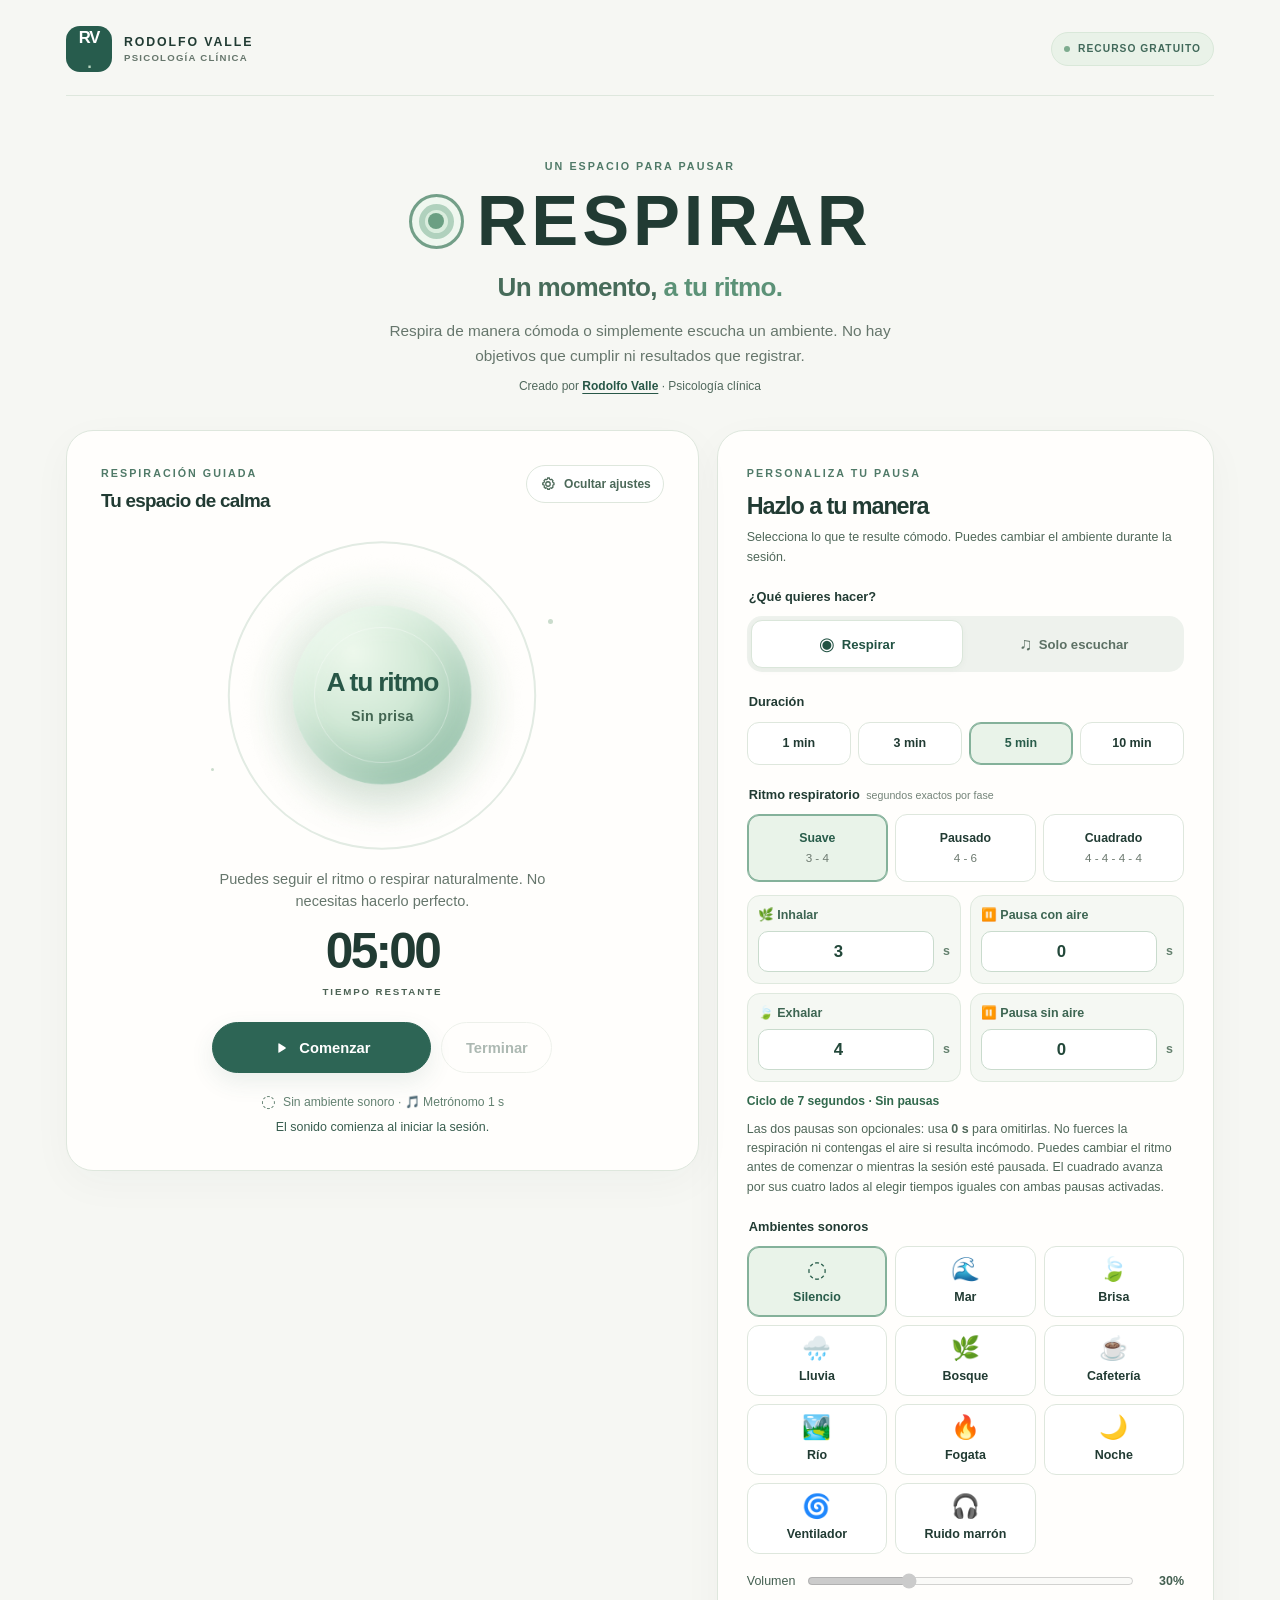
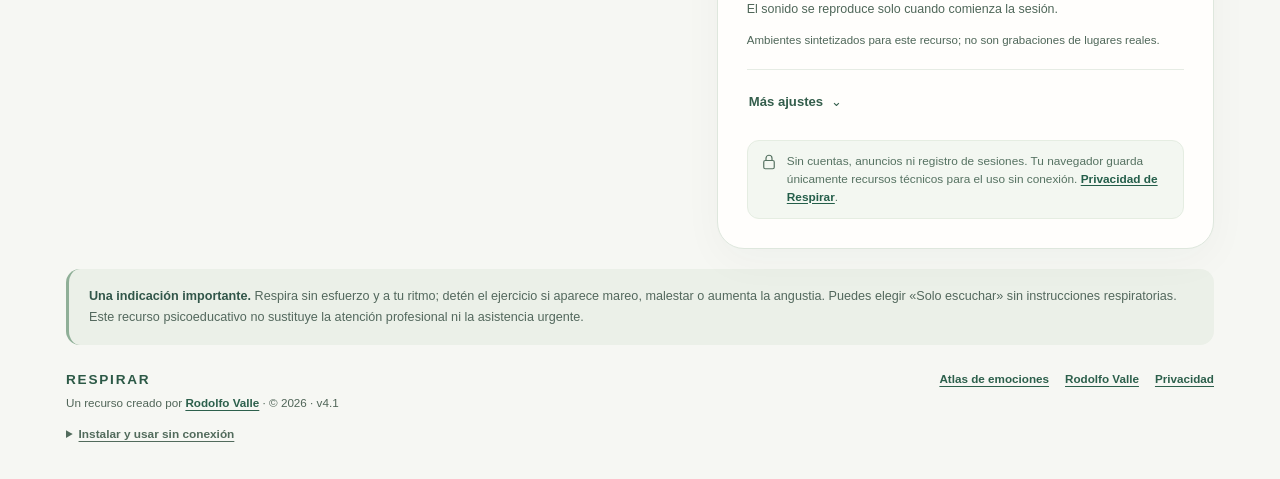
<file: index.html>
<!doctype html>
<html lang="es-CL">
<head>
  <meta charset="utf-8">
  <meta name="viewport" content="width=device-width, initial-scale=1, viewport-fit=cover">
  <meta name="theme-color" content="#f6f7f3">
  <meta name="apple-mobile-web-app-capable" content="yes">
  <meta name="apple-mobile-web-app-status-bar-style" content="default">
  <meta name="apple-mobile-web-app-title" content="Respirar">
  <meta name="description" content="Respiración guiada y ambientes sonoros para una pausa a tu ritmo. Diez ambientes sonoros y tiempos respiratorios personalizables. Gratis, sin registro y sin enviar tus respuestas. Un recurso de Rodolfo Valle.">
  <meta name="author" content="Rodolfo Valle">
  <meta name="robots" content="index,follow,max-image-preview:large">
  <meta property="og:type" content="website">
  <meta property="og:locale" content="es_CL">
  <meta property="og:site_name" content="Respirar · Rodolfo Valle">
  <meta property="og:title" content="Respirar · Una pausa a tu ritmo">
  <meta property="og:description" content="Respiración guiada o solo ambientes relajantes. Sin cuentas, sin anuncios y sin registro de respuestas.">
  <meta property="og:image" content="https://respirar.rodolfovalle.com/assets/social-card.png">
  <meta property="og:image:width" content="1200">
  <meta property="og:image:height" content="630">
  <meta property="og:image:alt" content="Respirar · Un momento, a tu ritmo · Creado por Rodolfo Valle">
  <link rel="canonical" href="https://respirar.rodolfovalle.com/">
  <link rel="icon" href="assets/favicon.svg" type="image/svg+xml">
  <link rel="apple-touch-icon" href="assets/icon-192.png">
  <link rel="manifest" href="manifest.webmanifest">
  <link rel="stylesheet" href="styles.css?v=4.1.0">
  <title>Respirar · Una pausa a tu ritmo | Rodolfo Valle</title>
  <script type="application/ld+json">
  {"@context":"https://schema.org","@type":"WebApplication","@id":"https://respirar.rodolfovalle.com/#app","name":"Respirar","description":"Recurso psicoeducativo de respiración guiada y ambientes sonoros, sin cuentas ni registro de respuestas.","url":"https://respirar.rodolfovalle.com/","inLanguage":"es-CL","applicationCategory":"HealthApplication","operatingSystem":"Web","isAccessibleForFree":true,"author":{"@type":"Person","@id":"https://rodolfovalle.com/#sobre-mi","name":"Rodolfo Valle","url":"https://rodolfovalle.com/"},"publisher":{"@type":"Person","name":"Rodolfo Valle","url":"https://rodolfovalle.com/"}}
  </script>
  <script src="app.js?v=4.1.0" defer></script>
</head>
<body>
  <div class="site" id="app" data-state="idle" data-mode="guided" data-immersive="false">
    <header class="sitebar">
      <a class="identity" href="https://rodolfovalle.com/" aria-label="Rodolfo Valle, sitio principal">
        <span class="monogram" aria-hidden="true">RV<span class="monogram-dot">.</span></span>
        <span class="identity-name"><strong>RODOLFO VALLE</strong><small>PSICOLOGÍA CLÍNICA</small></span>
      </a>
      <span class="site-label"><span class="site-label-dot" aria-hidden="true"></span> RECURSO GRATUITO</span>
    </header>

    <main>
      <div class="intro" id="intro">
        <div class="overline">UN ESPACIO PARA PAUSAR</div>
        <div class="product-wordmark"><span class="product-mark" aria-hidden="true"><span></span></span><h1>RESPIRAR</h1></div>
        <p class="product-motto">Un momento, <em>a tu ritmo.</em></p>
        <p class="product-description">Respira de manera cómoda o simplemente escucha un ambiente. No hay objetivos que cumplir ni resultados que registrar.</p>
        <p class="product-credit">Creado por <a href="https://rodolfovalle.com/#sobre-mi" rel="author">Rodolfo Valle</a> · Psicología clínica</p>
      </div>

      <div class="experience" id="experience">
        <section class="session" aria-labelledby="sessionHeading">
          <div class="session-head">
            <div>
              <div class="eyebrow" id="sessionMode">RESPIRACIÓN GUIADA</div>
              <h2 id="sessionHeading" class="session-title">Tu espacio de calma</h2>
            </div>
            <button type="button" class="text-button" id="settingsToggle" aria-controls="settings" aria-expanded="true">
              <svg aria-hidden="true" viewBox="0 0 24 24" width="18" height="18" fill="none" stroke="currentColor" stroke-width="1.7" stroke-linecap="round" stroke-linejoin="round"><circle cx="12" cy="12" r="3"/><path d="M19.4 15a1.7 1.7 0 0 0 .3 1.85l.05.05-1.8 1.8-.05-.05a1.7 1.7 0 0 0-1.85-.3 1.7 1.7 0 0 0-1.05 1.55V20h-2.5v-.1a1.7 1.7 0 0 0-1.05-1.55 1.7 1.7 0 0 0-1.85.3l-.05.05-1.8-1.8.05-.05A1.7 1.7 0 0 0 8 15a1.7 1.7 0 0 0-1.55-1.05H6v-2.5h.45A1.7 1.7 0 0 0 8 10.4a1.7 1.7 0 0 0-.3-1.85L7.65 8.5l1.8-1.8.05.05a1.7 1.7 0 0 0 1.85.3 1.7 1.7 0 0 0 1.05-1.55V5h2.5v.5a1.7 1.7 0 0 0 1.05 1.55 1.7 1.7 0 0 0 1.85-.3l.05-.05 1.8 1.8-.05.05a1.7 1.7 0 0 0-.3 1.85 1.7 1.7 0 0 0 1.55 1.05H21v2.5h-.1A1.7 1.7 0 0 0 19.4 15Z" transform="translate(-1 -1)"/></svg>
              <span id="settingsLabel">Ocultar ajustes</span>
            </button>
          </div>

          <div class="stage" id="stage" role="group" aria-label="Guía visual del ejercicio">
            <div class="stage-glow" aria-hidden="true"></div>
            <svg class="progress-svg" viewBox="0 0 340 340" aria-hidden="true" focusable="false">
              <circle class="progress-track" cx="170" cy="170" r="151"/>
              <circle class="progress-line" id="progressLine" cx="170" cy="170" r="151"/>
            </svg>
            <svg class="square-svg" viewBox="0 0 340 340" aria-hidden="true" focusable="false">
              <path class="square-track" d="M31 31 H309 V309 H31 Z"/>
              <path class="square-progress" id="squareProgress" d="M31 31 H309 V309 H31 Z"/>
              <circle class="square-dot" id="squareDot" cx="31" cy="31" r="8"/>
            </svg>
            <div class="breath-orb" id="orb" aria-hidden="true"><span class="orb-sheen"></span></div>
            <div class="stage-text" aria-hidden="true">
              <span class="phase" id="phase">A tu ritmo</span>
              <span class="phase-seconds" id="phaseSeconds">Sin prisa</span>
            </div>
            <div class="stage-ornament stage-ornament-1" aria-hidden="true"></div>
            <div class="stage-ornament stage-ornament-2" aria-hidden="true"></div>
          </div>

          <div class="square-guide" id="squareGuide" aria-label="Fases del recorrido cuadrado">
            <span data-square-phase="inhale">🌿 Inhalar</span>
            <span data-square-phase="holdIn">⏸️ Pausa</span>
            <span data-square-phase="exhale">🍃 Exhalar</span>
            <span data-square-phase="holdOut">⏸️ Pausa</span>
          </div>
          <div class="stage-info">
            <p class="guidance" id="guidance">Puedes seguir el ritmo o respirar naturalmente. No necesitas hacerlo perfecto.</p>
            <div class="time" id="time" aria-label="Tiempo restante">05:00</div>
            <div class="time-caption" id="timeCaption">TIEMPO RESTANTE</div>
            <div class="action-row">
              <button class="primary" type="button" id="mainButton">
                <svg id="playIcon" viewBox="0 0 24 24" fill="currentColor" aria-hidden="true" width="16" height="16"><path d="M8 5.8c0-.7.8-1.1 1.4-.7l9.1 5.8a1.3 1.3 0 0 1 0 2.2l-9.1 5.8c-.6.4-1.4 0-1.4-.7V5.8Z"/></svg>
                <span id="mainLabel">Comenzar</span>
              </button>
              <button class="secondary" type="button" id="endButton" disabled>Terminar</button>
            </div>
            <p class="now-playing" id="nowPlaying"><span aria-hidden="true">◌</span> Sin ambiente sonoro</p>
            <p class="audio-status" id="audioStatus" role="status" aria-live="polite">El sonido comienza al iniciar la sesión.</p>
            <div id="announcer" class="sr-only" role="status" aria-live="polite" aria-atomic="true"></div>
          </div>
        </section>

        <aside class="settings" id="settings" aria-label="Configuración de la sesión">
          <div class="settings-intro"><span class="eyebrow">PERSONALIZA TU PAUSA</span><h2>Hazlo a tu manera</h2><p>Selecciona lo que te resulte cómodo. Puedes cambiar el ambiente durante la sesión.</p></div>
          <fieldset class="setting-block">
            <legend>¿Qué quieres hacer?</legend>
            <div class="mode-switch" role="group" aria-label="Tipo de experiencia">
              <button type="button" class="mode-option" data-mode="guided" aria-pressed="true"><span aria-hidden="true">◉</span> Respirar</button>
              <button type="button" class="mode-option" data-mode="ambient" aria-pressed="false"><span aria-hidden="true">♫</span> Solo escuchar</button>
            </div>
          </fieldset>
          <fieldset class="setting-block">
            <legend>Duración</legend>
            <div class="choice-row" role="group" aria-label="Duración de la sesión">
              <button type="button" class="choice" data-duration="1" aria-pressed="false">1 min</button>
              <button type="button" class="choice" data-duration="3" aria-pressed="false">3 min</button>
              <button type="button" class="choice" data-duration="5" aria-pressed="true">5 min</button>
              <button type="button" class="choice" data-duration="10" aria-pressed="false">10 min</button>
              <button type="button" class="choice" data-duration="0" aria-pressed="false" hidden>Sin límite</button>
            </div>
          </fieldset>
          <fieldset class="setting-block" id="rhythmBlock">
            <legend>Ritmo respiratorio <small>segundos exactos por fase</small></legend>
            <div class="rhythm-grid" role="group" aria-label="Ritmos sugeridos">
              <button type="button" class="rhythm-option" data-rhythm="3,0,4,0" aria-pressed="true"><strong>Suave</strong><small>3 - 4</small></button>
              <button type="button" class="rhythm-option" data-rhythm="4,0,6,0" aria-pressed="false"><strong>Pausado</strong><small>4 - 6</small></button>
              <button type="button" class="rhythm-option" data-rhythm="4,4,4,4" aria-pressed="false"><strong>Cuadrado</strong><small>4 - 4 - 4 - 4</small></button>
            </div>
            <div class="breath-custom" role="group" aria-label="Configurar los cuatro tiempos de respiración">
              <label class="breath-field"><span>🌿 Inhalar</span><span class="field-input"><input type="number" inputmode="numeric" id="inhaleSeconds" min="1" max="15" step="1" value="3" aria-label="Segundos de inhalación"><span>s</span></span></label>
              <label class="breath-field"><span>⏸️ Pausa con aire</span><span class="field-input"><input type="number" inputmode="numeric" id="holdInSeconds" min="0" max="15" step="1" value="0" aria-label="Segundos de pausa después de inhalar"><span>s</span></span></label>
              <label class="breath-field"><span>🍃 Exhalar</span><span class="field-input"><input type="number" inputmode="numeric" id="exhaleSeconds" min="1" max="15" step="1" value="4" aria-label="Segundos de exhalación"><span>s</span></span></label>
              <label class="breath-field"><span>⏸️ Pausa sin aire</span><span class="field-input"><input type="number" inputmode="numeric" id="holdOutSeconds" min="0" max="15" step="1" value="0" aria-label="Segundos de pausa después de exhalar"><span>s</span></span></label>
            </div>
            <p class="rhythm-recap" id="rhythmRecap" aria-live="polite">Ciclo de 7 segundos · Sin pausas</p>
            <p class="helper">Las dos pausas son opcionales: usa <strong>0 s</strong> para omitirlas. No fuerces la respiración ni contengas el aire si resulta incómodo. Puedes cambiar el ritmo antes de comenzar o mientras la sesión esté pausada. El cuadrado avanza por sus cuatro lados al elegir tiempos iguales con ambas pausas activadas.</p>
          </fieldset>
          <fieldset class="setting-block sounds-block">
            <legend>Ambientes sonoros</legend>
            <div class="sound-grid" role="group" aria-label="Seleccionar ambiente">
              <button class="sound-option" type="button" data-sound="none" aria-pressed="true"><span class="sound-emoji" aria-hidden="true">◌</span><span>Silencio</span></button>
              <button class="sound-option" type="button" data-sound="mar" aria-pressed="false"><span class="sound-emoji" aria-hidden="true">🌊</span><span>Mar</span></button>
              <button class="sound-option" type="button" data-sound="brisa" aria-pressed="false"><span class="sound-emoji" aria-hidden="true">🍃</span><span>Brisa</span></button>
              <button class="sound-option" type="button" data-sound="lluvia" aria-pressed="false"><span class="sound-emoji" aria-hidden="true">🌧️</span><span>Lluvia</span></button>
              <button class="sound-option" type="button" data-sound="bosque" aria-pressed="false"><span class="sound-emoji" aria-hidden="true">🌿</span><span>Bosque</span></button>
              <button class="sound-option" type="button" data-sound="cafeteria" aria-pressed="false"><span class="sound-emoji" aria-hidden="true">☕</span><span>Cafetería</span></button>
              <button class="sound-option" type="button" data-sound="rio" aria-pressed="false"><span class="sound-emoji" aria-hidden="true">🏞️</span><span>Río</span></button>
              <button class="sound-option" type="button" data-sound="fogata" aria-pressed="false"><span class="sound-emoji" aria-hidden="true">🔥</span><span>Fogata</span></button>
              <button class="sound-option" type="button" data-sound="noche" aria-pressed="false"><span class="sound-emoji" aria-hidden="true">🌙</span><span>Noche</span></button>
              <button class="sound-option" type="button" data-sound="ventilador" aria-pressed="false"><span class="sound-emoji" aria-hidden="true">🌀</span><span>Ventilador</span></button>
              <button class="sound-option" type="button" data-sound="marron" aria-pressed="false"><span class="sound-emoji" aria-hidden="true">🎧</span><span>Ruido marrón</span></button>
            </div>
            <div class="volume-line"><label for="volume">Volumen</label><input type="range" id="volume" min="0" max="100" step="5" value="30" disabled><output for="volume" id="volumeValue">30%</output></div>
            <p class="helper audio-hint" id="audioHint">El sonido se reproduce solo cuando comienza la sesión.</p>
            <p class="helper sound-provenance">Ambientes sintetizados para este recurso; no son grabaciones de lugares reales.</p>
          </fieldset>
          <details class="advanced-options"><summary>Más ajustes <span aria-hidden="true">⌄</span></summary>
          <div class="setting-block small-controls">
            <div class="switch-line" id="metronomeLine"><span>Metrónomo <small class="switch-help">1 pulso audible por segundo, incluidas las pausas · independiente del sonido ambiental</small></span><div class="switch-actions"><button type="button" class="preview-tone" id="metronomeTest" aria-label="Escuchar una prueba del metrónomo">▶ Probar</button><button type="button" class="switch" id="metronomeToggle" aria-pressed="true" aria-label="Activar o desactivar metrónomo de un pulso por segundo">Sí</button></div></div>
            <div class="switch-line"><span>Señales de cambio de fase</span><button type="button" class="switch" id="bellToggle" aria-label="Señales de cambio de fase" aria-pressed="false">No</button></div>
            <div class="switch-line"><span>Animación de la esfera</span><button type="button" class="switch" id="motionToggle" aria-label="Animación de la esfera" aria-pressed="true">Sí</button></div>
          </div>
          </details>
          <div class="privacy-note"><svg viewBox="0 0 24 24" width="18" height="18" aria-hidden="true" fill="none" stroke="currentColor" stroke-width="1.6"><rect x="5" y="10" width="14" height="11" rx="2"/><path d="M8 10V7a4 4 0 0 1 8 0v3"/></svg><p>Sin cuentas, anuncios ni registro de sesiones. Tu navegador guarda únicamente recursos técnicos para el uso sin conexión. <a href="privacidad.html">Privacidad de Respirar</a>.</p></div>
        </aside>
      </div>
      <div class="below">
        <p><strong>Una indicación importante.</strong> Respira sin esfuerzo y a tu ritmo; detén el ejercicio si aparece mareo, malestar o aumenta la angustia. Puedes elegir «Solo escuchar» sin instrucciones respiratorias. Este recurso psicoeducativo no sustituye la atención profesional ni la asistencia urgente.</p>
      </div>
    </main>
    <footer class="footer">
      <div class="footer-brand"><strong>RESPIRAR</strong><span>Un recurso creado por <a href="https://rodolfovalle.com/#sobre-mi" rel="author">Rodolfo Valle</a> · © 2026 · v4.1</span></div>
      <nav class="footer-links" aria-label="Enlaces del recurso"><a href="https://rodolfovalle.com/#atlas">Atlas de emociones</a><a href="https://rodolfovalle.com/">Rodolfo Valle</a><a href="privacidad.html">Privacidad</a></nav>
      <details class="install-help"><summary>Instalar y usar sin conexión</summary><p>En iPhone: abre esta página en Safari, toca Compartir y selecciona «Añadir a pantalla de inicio». En Android o computador: utiliza «Instalar aplicación» o «Añadir a pantalla de inicio» desde el menú del navegador. Después de cargar todos los recursos por primera vez, podrás utilizar Respirar sin conexión. Si borras los datos del sitio, deberás volver a cargarlo.</p></details>
    </footer>
  </div>
</body>
</html>
</file>
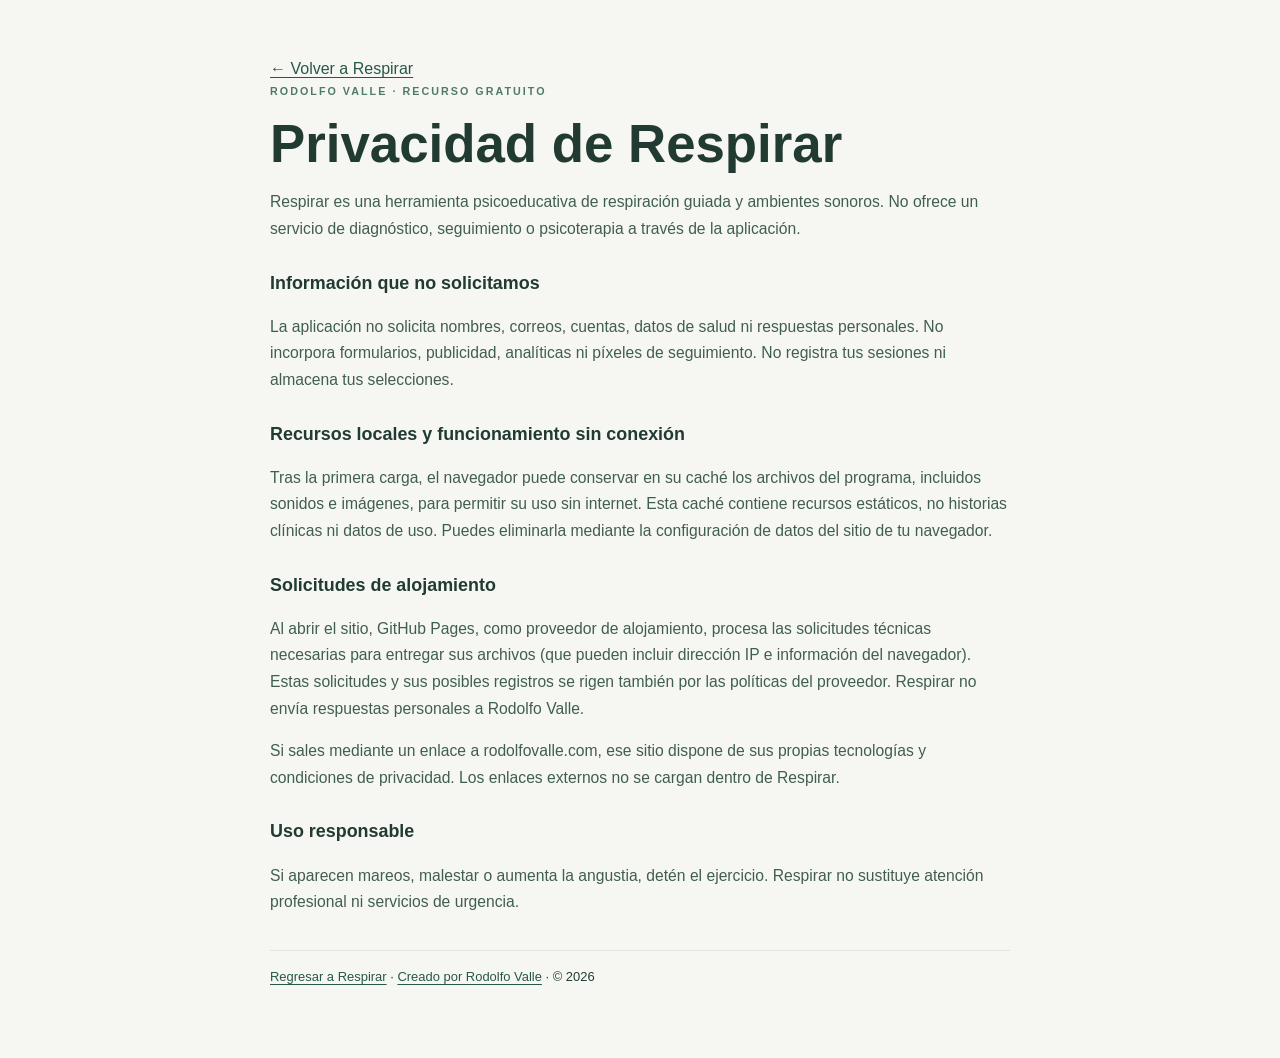
<file: privacidad.html>
<!doctype html><html lang="es-CL"><head><meta charset="utf-8"><meta name="viewport" content="width=device-width,initial-scale=1"><meta name="theme-color" content="#f6f7f3"><meta name="description" content="Privacidad del recurso Respirar creado por Rodolfo Valle."><link rel="icon" href="assets/favicon.svg" type="image/svg+xml"><link rel="stylesheet" href="styles.css"><link rel="manifest" href="manifest.webmanifest"><title>Privacidad · Respirar | Rodolfo Valle</title></head><body><main class="privacy-page"><a class="privacy-back" href="./">← Volver a Respirar</a><div class="overline">RODOLFO VALLE · RECURSO GRATUITO</div><h1>Privacidad de Respirar</h1><p>Respirar es una herramienta psicoeducativa de respiración guiada y ambientes sonoros. No ofrece un servicio de diagnóstico, seguimiento o psicoterapia a través de la aplicación.</p><h2>Información que no solicitamos</h2><p>La aplicación no solicita nombres, correos, cuentas, datos de salud ni respuestas personales. No incorpora formularios, publicidad, analíticas ni píxeles de seguimiento. No registra tus sesiones ni almacena tus selecciones.</p><h2>Recursos locales y funcionamiento sin conexión</h2><p>Tras la primera carga, el navegador puede conservar en su caché los archivos del programa, incluidos sonidos e imágenes, para permitir su uso sin internet. Esta caché contiene recursos estáticos, no historias clínicas ni datos de uso. Puedes eliminarla mediante la configuración de datos del sitio de tu navegador.</p><h2>Solicitudes de alojamiento</h2><p>Al abrir el sitio, GitHub Pages, como proveedor de alojamiento, procesa las solicitudes técnicas necesarias para entregar sus archivos (que pueden incluir dirección IP e información del navegador). Estas solicitudes y sus posibles registros se rigen también por las políticas del proveedor. Respirar no envía respuestas personales a Rodolfo Valle.</p><p>Si sales mediante un enlace a rodolfovalle.com, ese sitio dispone de sus propias tecnologías y condiciones de privacidad. Los enlaces externos no se cargan dentro de Respirar.</p><h2>Uso responsable</h2><p>Si aparecen mareos, malestar o aumenta la angustia, detén el ejercicio. Respirar no sustituye atención profesional ni servicios de urgencia.</p><footer><a href="./">Regresar a Respirar</a> · <a href="https://rodolfovalle.com/#sobre-mi">Creado por Rodolfo Valle</a> · © 2026</footer></main></body></html>
</file>
<file: styles.css>
:root{color-scheme:light;--ink:#213B33;--deep:#275C4D;--accent:#6C9984;--muted:#66766C;--line:#DEE7DD;--bg:#F6F7F3;--card:#FFFEFC;--wash:#EBF2E9;--warm:#EAD6BE;--focus:#245F4D;font-family:ui-sans-serif,-apple-system,BlinkMacSystemFont,"Segoe UI",sans-serif;font-synthesis:none;text-rendering:optimizeLegibility;-webkit-font-smoothing:antialiased}
*{box-sizing:border-box}
html{min-width:320px;scroll-behavior:smooth}body{margin:0;background:var(--bg);color:var(--ink);line-height:1.5}button,input{font:inherit}button{cursor:pointer;-webkit-tap-highlight-color:transparent}button:disabled{cursor:not-allowed;opacity:.44}button:focus-visible,a:focus-visible,input:focus-visible{outline:3px solid var(--focus);outline-offset:3px}[hidden]{display:none!important}.sr-only{position:absolute;clip:rect(0,0,0,0);clip-path:inset(50%);width:1px;height:1px;overflow:hidden;white-space:nowrap}
.site{max-width:1240px;margin:auto;padding:0 clamp(17px,4vw,46px)}.sitebar{display:flex;align-items:center;justify-content:space-between;gap:15px;border-bottom:1px solid var(--line);padding:26px 0 23px}.identity{text-decoration:none;color:var(--ink);display:flex;gap:12px;align-items:center}.monogram{display:grid;place-items:center;position:relative;width:46px;height:46px;border-radius:14px;background:var(--deep);color:#fff;font-size:1.04rem;font-weight:790;letter-spacing:-.07em}.monogram-dot{color:#B6D4BF}.identity-name{display:flex;flex-direction:column;line-height:1.4;letter-spacing:.12em}.identity-name strong{font-size:.77rem}.identity-name small{font-size:.60rem;color:var(--muted);font-weight:680;letter-spacing:.13em}.site-label{display:flex;align-items:center;gap:8px;color:#41695A;background:#E9F2E8;border:1px solid #D9E8D9;font-size:.64rem;font-weight:780;letter-spacing:.1em;border-radius:100px;padding:8px 12px;white-space:nowrap}.site-label-dot{height:6px;width:6px;border-radius:50%;background:#7DAB8E}
.intro{text-align:center;max-width:850px;margin:clamp(34px,5vw,62px) auto 33px}.overline,.eyebrow{font-size:.67rem;font-weight:790;letter-spacing:.19em;color:#507A68}.overline{margin-bottom:10px}.intro h1{margin:0 0 14px;font-size:clamp(2.45rem,5.7vw,4.35rem);line-height:1.05;letter-spacing:-.063em;font-weight:760}.intro h1 em{font-style:normal;color:#5C9277}.intro p{color:var(--muted);font-size:clamp(.96rem,1.8vw,1.07rem);line-height:1.65;margin:0 auto;max-width:510px}
.experience{display:grid;grid-template-columns:minmax(0,1.12fr) minmax(330px,.88fr);align-items:start;gap:18px}.session,.settings{border:1px solid var(--line);border-radius:27px;background:var(--card);box-shadow:0 12px 42px rgba(40,68,49,.035)}.session{position:relative;min-height:670px;padding:clamp(20px,3vw,34px);display:flex;flex-direction:column;align-items:stretch;overflow:hidden}.session-head{display:flex;justify-content:space-between;gap:12px;align-items:flex-start}.session-title{font-size:1.18rem;letter-spacing:-.04em;font-weight:760;margin:6px 0 0}.text-button{border:1px solid var(--line);padding:9px 12px;border-radius:999px;background:#FFF;color:#4C6959;display:flex;align-items:center;gap:7px;font-size:.75rem;font-weight:680;flex-shrink:0}.text-button:hover{background:#EEF5ED}
.stage{height:min(31vw,345px);min-height:270px;max-width:380px;width:100%;margin:7px auto 0;position:relative;display:grid;place-items:center;isolation:isolate}.stage-glow{position:absolute;inset:12%;border-radius:50%;background:radial-gradient(circle,#E8F3E9 8%,#F4F8F2 51%,transparent 70%);filter:blur(6px);z-index:-1}.progress-svg{position:absolute;inset:0;width:100%;height:100%;transform:rotate(-90deg);pointer-events:none}.progress-track{fill:none;stroke:#E2EBE3;stroke-width:2}.progress-line{fill:none;stroke:#63937B;stroke-width:3;stroke-linecap:round;stroke-dasharray:948.7609;stroke-dashoffset:948.7609;transition:none}.breath-orb{position:absolute;width:58%;max-width:218px;aspect-ratio:1;border-radius:50%;background:radial-gradient(circle at 34% 26%,#EDF8EC 1%,#D0E8D5 42%,#91C1A9 95%);box-shadow:inset 9px 13px 36px #F9FFF899,inset -18px -24px 45px #487E6A22,0 18px 55px #557F6638;transform:scale(var(--orb-scale,.82));will-change:transform}.orb-sheen{position:absolute;inset:12%;border-radius:50%;border:1px solid rgba(255,255,255,.4)}.stage-text{position:relative;display:flex;align-items:center;flex-direction:column;z-index:2;pointer-events:none;min-width:145px}.phase{font-size:clamp(1.35rem,2.5vw,1.65rem);font-weight:760;letter-spacing:-.045em;color:#285747}.phase-seconds{font-size:.89rem;color:#557866;font-weight:650;letter-spacing:.02em;margin-top:3px}.stage-ornament{position:absolute;width:5px;height:5px;border-radius:50%;background:#CADCCC}.stage-ornament-1{top:28%;right:5%}.stage-ornament-2{bottom:28%;left:5%;width:3px;height:3px}
.stage-info{text-align:center;display:flex;align-items:center;flex-direction:column;margin-top:auto}.guidance{color:var(--muted);font-size:.91rem;min-height:3em;line-height:1.55;max-width:380px;margin:0 0 10px}.time{font-size:clamp(2.35rem,5vw,3.1rem);line-height:1.15;font-weight:730;letter-spacing:-.055em;font-variant-numeric:tabular-nums}.time-caption{font-size:.61rem;font-weight:770;letter-spacing:.19em;color:#728679;margin-top:5px}.action-row{width:min(100%,340px);display:flex;gap:10px;margin-top:23px}.primary,.secondary{min-height:51px;border-radius:999px;font-weight:760;font-size:.92rem}.primary{background:#2D6555;color:#FFF;border:1px solid #2D6555;display:flex;align-items:center;justify-content:center;gap:10px;flex:1;box-shadow:0 9px 23px #2D65551A}.primary:hover{background:#215144}.secondary{padding:12px 17px;border:1px solid #D7E0D5;color:#446155;background:transparent;min-width:111px}.secondary:hover:not(:disabled){background:#EEF4ED}.now-playing{font-size:.76rem;color:#638171;margin:16px 0 0;min-height:23px}.now-playing span{font-size:1.05rem;vertical-align:-1px;margin-right:4px}
.settings{padding:clamp(19px,2.6vw,29px);display:flex;flex-direction:column;gap:20px}.settings-intro h2{font-size:1.46rem;letter-spacing:-.046em;margin:5px 0 4px}.settings-intro p,.helper{font-size:.78rem;color:var(--muted);line-height:1.55;margin:0}.setting-block{padding:0;margin:0;border:0;min-width:0}.setting-block legend{font-size:.8rem;font-weight:790;margin:0 0 10px}.setting-block legend small{font-weight:530;color:#748479;margin-left:3px}.mode-switch{display:grid;grid-template-columns:1fr 1fr;padding:4px;gap:4px;border-radius:15px;background:#EEF2ED}.mode-option{border:1px solid transparent;border-radius:11px;padding:10px 5px;min-height:46px;font-weight:710;color:#5D7165;background:transparent;font-size:.82rem;white-space:nowrap}.mode-option span{font-size:1.1rem;vertical-align:-1px;margin-right:3px}.mode-option[aria-pressed="true"]{background:white;color:#225243;border-color:#DAE6DA;box-shadow:0 2px 7px #344E3C0A}.choice-row{display:flex;flex-wrap:wrap;gap:7px}.choice,.rhythm-option,.sound-option{border:1px solid var(--line);background:#FFF;color:var(--ink);font-size:.78rem;font-weight:690;border-radius:12px;min-height:43px}.choice{flex:1;padding:8px 7px;white-space:nowrap}.choice[aria-pressed="true"],.rhythm-option[aria-pressed="true"],.sound-option[aria-pressed="true"]{color:#285C4A;background:#E9F3E9;border-color:#84B19A;box-shadow:inset 0 0 0 1px #84B19A}.rhythm-grid{display:grid;grid-template-columns:repeat(3,minmax(0,1fr));gap:7px}.rhythm-option{display:flex;flex-direction:column;align-items:center;justify-content:center;padding:12px 5px;gap:2px;min-height:68px}.rhythm-option strong{font-size:.77rem}.rhythm-option small{font-weight:490;color:#6D7A70;font-size:.73rem}.helper{margin-top:9px}.sound-grid{display:grid;grid-template-columns:repeat(3,minmax(0,1fr));gap:8px}.sound-option{display:flex;flex-direction:column;justify-content:center;align-items:center;gap:5px;min-height:71px;padding:9px 4px}.sound-emoji{font-size:1.45rem;line-height:1.1}.volume-line{display:flex;gap:10px;align-items:center;margin:17px 0 0}.volume-line label,.volume-line output{font-size:.78rem;color:#687A6E}.volume-line output{font-variant-numeric:tabular-nums;min-width:38px;text-align:right;font-weight:690}.volume-line input{width:100%;min-width:0;accent-color:#39765D}.audio-hint{min-height:2.2em}.small-controls{border-top:1px solid #E6ECE4;padding-top:17px;display:flex;flex-direction:column;gap:14px}.switch-line{display:flex;align-items:center;justify-content:space-between;gap:10px;font-size:.8rem;font-weight:650}.switch{min-width:57px;padding:6px 12px;border-radius:100px;border:1px solid var(--line);background:#FFF;font-size:.76rem;color:#4A6757;font-weight:790}.switch[aria-pressed="true"]{background:#E7F0E5;color:#285C4A;border-color:#8EB7A0}.privacy-note{display:flex;align-items:flex-start;gap:9px;background:#F3F7F1;border:1px solid #E5EDE2;border-radius:12px;padding:12px;color:#567262}.privacy-note svg{flex-shrink:0}.privacy-note p{font-size:.74rem;line-height:1.5;margin:0}
.below{margin:20px 0 0;padding:17px 20px;border-radius:14px;background:#EBF0E8;border-left:3px solid #8FAF97;color:#53685D}.below p{margin:0;font-size:.79rem;line-height:1.65}.below strong{color:#315649}.footer{padding:25px 0 35px;display:flex;gap:15px;align-items:center;justify-content:space-between;flex-wrap:wrap;color:#7A887E;font-size:.73rem}.footer a{color:#32624F;font-weight:760;text-underline-offset:3px}
.site[data-immersive="true"] .experience{grid-template-columns:minmax(0,730px);justify-content:center}.site[data-immersive="true"] .settings{display:none}.site[data-immersive="true"] .session{min-height:715px}.site[data-mode="ambient"] #rhythmBlock{display:none}.site[data-mode="ambient"] .breath-orb{transform:scale(.86);opacity:.75}.site[data-mode="ambient"] .stage-ornament{opacity:.35}.site[data-state="running"] .now-playing{font-weight:730;color:#386A55}
@media(min-width:900px){.site[data-immersive="true"] .intro{margin-bottom:24px}.site[data-immersive="true"] .stage{height:350px}}
@media(max-width:860px){.experience{grid-template-columns:1fr}.settings{max-width:none}.session{min-height:620px}.stage{height:310px}.site[data-immersive="true"] .session{min-height:650px}.intro{margin-top:32px}.site[data-immersive="true"] .experience{grid-template-columns:1fr}}
@media(max-width:500px){.site{padding:0 13px}.sitebar{padding:16px 0}.identity{gap:8px}.monogram{width:38px;height:38px;border-radius:12px;font-size:.95rem}.identity-name strong{font-size:.67rem}.identity-name small{font-size:.51rem}.site-label{font-size:.55rem;padding:6px 7px;gap:5px}.intro{margin:29px auto 24px;padding:0 8px}.intro h1{font-size:clamp(2.28rem,11vw,3.4rem)}.intro p{font-size:.90rem}.session,.settings{border-radius:21px}.session{min-height:597px;padding:18px 16px 22px}.session-title{font-size:1rem}.eyebrow{font-size:.59rem}.text-button{padding:7px 9px;font-size:.71rem;gap:4px}.text-button svg{width:15px;height:15px}.stage{min-height:0;height:auto;aspect-ratio:1;max-width:330px;margin:10px auto 0}.guidance{font-size:.84rem;min-height:3em;margin-bottom:6px}.time{font-size:2.4rem}.action-row{margin-top:18px}.settings{padding:22px 18px;gap:21px}.below{padding:14px 15px}.footer{font-size:.67rem;justify-content:center;text-align:center;gap:9px 15px}.site[data-immersive="true"] .session{min-height:calc(100svh - 190px);max-height:none}.site[data-immersive="true"] .stage{max-width:345px}}
@media(prefers-reduced-motion:reduce){html{scroll-behavior:auto}*,*::before,*::after{animation-duration:.001ms!important;transition-duration:.001ms!important}.breath-orb{will-change:auto!important}}

/* Respirar v3.1 — localised accessibilty and mobile start-above-fold improvements. */
.audio-status{margin:3px 0 0;min-height:1.5em;max-width:420px;font-size:.78rem;line-height:1.45;text-align:center;color:#385d4f}
.audio-status[data-issue="true"]{color:#8B382C;font-weight:700}
.switch-help{display:block;font-size:.71rem;font-weight:450;line-height:1.4;color:#4D6558;padding-top:3px}
/* Normal-text contrast on main light backgrounds: >=4.5:1 for corrected footer/caption cases. */
.time-caption{color:#4D6355}
.footer{color:#506558}
.phase-seconds{color:#426551}
.volume-line label,.volume-line output{color:#435f50}
.helper,.settings-intro p{color:#4f6759}
@media(max-width:500px){
  .sitebar{padding:10px 0}
  .intro{margin:14px auto 12px;padding:0 4px}
  .intro h1{font-size:clamp(1.95rem,9vw,2.75rem);margin-bottom:7px;line-height:1.08}
  .intro p{font-size:.81rem;line-height:1.44}
  .overline{font-size:.58rem;margin-bottom:5px}
  .session{padding:13px 14px 15px;min-height:0}
  .session-title{font-size:.94rem;margin:3px 0 0}
  .stage{height:clamp(185px,54vw,225px);aspect-ratio:auto;margin:2px auto 0;max-width:235px}
  .stage-info{margin-top:0}
  .guidance{font-size:.79rem;line-height:1.4;min-height:0;margin:0 0 4px}
  .time{font-size:2rem}
  .time-caption{margin-top:1px}
  .action-row{margin-top:10px}
  .primary,.secondary{min-height:46px}
  .now-playing{margin:8px 0 0;min-height:0}
  .audio-status{font-size:.74rem}
  .site[data-immersive="true"] .session{min-height:0}
  .site[data-immersive="true"] .stage{max-width:235px}
}
@media(max-width:360px){
  .site{padding:0 9px}
  .site-label{font-size:.49rem;padding:6px 5px}
  .intro h1{font-size:1.93rem}
  .stage{height:185px}
  .session{padding:11px 12px 13px}
}

/* Respirar v3.2: firma de producto y navegación complementaria */
.product-wordmark{display:flex;justify-content:center;align-items:center;gap:13px}
.product-wordmark h1{margin:0;font-size:clamp(2.4rem,6vw,4.4rem);line-height:1.06;letter-spacing:.055em;font-weight:800;color:var(--ink)}
.product-mark{display:grid;place-items:center;width:55px;height:55px;flex-shrink:0;border-radius:50%;border:3px solid #739F88;background:#DAEDDE;box-shadow:inset 0 0 0 7px #EFF7EF,inset 0 0 0 13px #B0D1BD}
.product-mark span{width:16px;height:16px;border-radius:50%;background:#6B9F83}
.intro .product-motto{font-size:clamp(1.12rem,2.35vw,1.63rem);font-weight:650;letter-spacing:-.025em;color:#476C5A;margin:7px auto 9px}
.product-motto em{font-style:normal;color:#5C9277}
.intro .product-description{max-width:550px;margin:0 auto;font-size:.96rem}
.intro .product-credit{margin:9px auto 0;font-size:.75rem;color:#51695D}
.product-credit a{font-weight:750;color:#285747;text-underline-offset:3px}
.sound-provenance{font-size:.72rem;margin-top:4px}
.advanced-options{border-top:1px solid #E6ECE4;padding-top:14px}
.advanced-options summary{cursor:pointer;list-style:none;padding:8px 2px;color:#345E4C;font-size:.82rem;font-weight:750}
.advanced-options summary::-webkit-details-marker{display:none}
.advanced-options summary span{display:inline-block;margin-left:4px;transition:transform .2s}
.advanced-options[open] summary span{transform:rotate(180deg)}
.advanced-options .small-controls{border:0;padding:11px 0 0}
.privacy-note a{color:#245E4A;font-weight:700;text-underline-offset:2px}
.footer{align-items:flex-start;gap:14px 20px}
.footer-brand{display:flex;flex-direction:column;gap:4px}
.footer-brand strong{font-size:.85rem;letter-spacing:.13em;color:#2C5946}
.footer-brand span{font-size:.73rem}
.footer-links{display:flex;flex-wrap:wrap;gap:10px 16px}
.footer-links a,.footer-brand a{color:#2D604C}
.install-help{flex-basis:100%;font-size:.74rem;color:#526B5C}
.install-help summary{cursor:pointer;width:max-content;max-width:100%;font-weight:700;text-decoration:underline;text-underline-offset:3px}
.install-help p{max-width:680px;line-height:1.6;margin:10px 0 0}
.privacy-page{width:min(740px,calc(100% - 36px));margin:55px auto 70px;color:#213B33;line-height:1.7}
.privacy-page h1{font-size:clamp(2rem,5vw,3.3rem);line-height:1.12;margin:14px 0}
.privacy-page h2{font-size:1.12rem;margin:25px 0 7px}
.privacy-page p{font-size:.98rem;color:#405E50}
.privacy-back,.privacy-page a{color:#285747;text-underline-offset:3px}
.privacy-page footer{margin-top:34px;border-top:1px solid #DEE7DD;padding-top:15px;font-size:.81rem}
@media(max-width:500px){
  .product-wordmark{gap:9px}
  .product-wordmark h1{font-size:clamp(1.88rem,9vw,2.5rem);letter-spacing:.045em}
  .product-mark{width:35px;height:35px;border-width:2px;box-shadow:inset 0 0 0 4px #EFF7EF,inset 0 0 0 9px #B0D1BD}
  .product-mark span{width:10px;height:10px}
  .intro .product-motto{font-size:1.03rem;margin:2px auto 4px}
  .intro .product-description{font-size:.77rem;line-height:1.4}
  .intro .product-credit{font-size:.69rem;margin:4px auto 0}
  .footer{flex-direction:column}
}
@media(prefers-reduced-motion:reduce){.advanced-options summary span{transition:none}}

/* Respirar v4 · cuatro fases numéricas, con pausas opcionales */
.breath-custom{display:grid;grid-template-columns:repeat(2,minmax(0,1fr));gap:9px;margin-top:13px}
.breath-field{display:flex;flex-direction:column;gap:6px;padding:10px 10px 11px;border-radius:13px;background:#F5F8F3;border:1px solid #DFE9DE;min-width:0}
.breath-field>span:first-child{font-size:.78rem;font-weight:730;color:#3D6552;white-space:normal}
.field-input{display:flex;align-items:center;gap:9px;width:100%;font-size:.78rem;font-weight:680;color:#64816E}
.field-input input{width:100%;min-width:0;border:1px solid #C9DBCD;border-radius:10px;background:#fff;color:#23483A;font-weight:800;font-size:1.05rem;line-height:1.4;padding:8px 9px;font-variant-numeric:tabular-nums;text-align:center}
.field-input input:disabled{background:#F3F6F0;color:#567564}
.rhythm-recap{margin:10px 0 0;font-size:.76rem;font-weight:740;color:#32694D}
.rhythm-grid{grid-template-columns:repeat(3,minmax(0,1fr))}
@media(max-width:360px){.breath-custom{gap:6px}.breath-field{padding:8px 7px}.breath-field>span:first-child{font-size:.72rem}}

/* Respirar v4.1: recorrido cuadrado continuo y controles de sonido verificables. */
.square-svg{position:absolute;inset:0;width:100%;height:100%;z-index:1;pointer-events:none;display:none;overflow:visible}
.square-track,.square-progress{fill:none;stroke-linecap:round;stroke-linejoin:round}
.square-track{stroke:#BCD5C4;stroke-width:5;opacity:.8}
.square-progress{stroke:#2D7D5E;stroke-width:6;stroke-dasharray:1112;stroke-dashoffset:1112;filter:drop-shadow(0 0 2px rgba(37,117,82,.20))}
.square-dot{fill:#287454;stroke:#F7FBF6;stroke-width:3;filter:drop-shadow(0 2px 4px rgba(38,84,52,.28))}
.site[data-square="true"] .square-svg{display:block}
.site[data-square="true"] .progress-svg{display:none}
.site[data-square="true"] .stage-ornament{display:none}
.site[data-square="true"] .stage-glow{opacity:.55}
.site[data-square="true"] .stage-text{z-index:3}
.square-guide{display:none;flex-wrap:wrap;justify-content:center;gap:6px;max-width:95%;margin:0 auto 13px}
.site[data-square="true"] .square-guide{display:flex}
.square-guide span{display:inline-flex;align-items:center;justify-content:center;border:1px solid #DCE9DE;background:#F6F9F4;color:#62796A;border-radius:999px;padding:5px 9px;font-size:.7rem;font-weight:680;white-space:nowrap}
.square-guide span[data-current="true"]{border-color:#68A582;background:#E2F1E7;color:#205740;box-shadow:0 0 0 1px #94C4A0 inset}
.switch-actions{display:flex;align-items:center;gap:7px;flex-shrink:0}
.preview-tone{background:#F3F8F1;border:1px solid #C9DED0;color:#275E48;border-radius:999px;padding:7px 10px;font-size:.73rem;font-weight:750;white-space:nowrap;min-height:34px}
.preview-tone:hover:not(:disabled){background:#DDEEE2}
.preview-tone:disabled{opacity:.45;cursor:not-allowed}
@media(max-width:380px){.square-guide{gap:4px}.square-guide span{font-size:.62rem;padding:4px 6px}.switch-actions{gap:4px}.preview-tone{padding:6px 7px}}
/* El trazado del cuadrado se amplía en pantallas pequeñas para seguirlo sin esfuerzo. */
@media(max-width:500px){
  .site[data-square="true"] .stage{
    width:min(100%,295px);max-width:295px;height:auto;min-height:0;aspect-ratio:1;
    margin:6px auto 0;
  }
}
</file>
